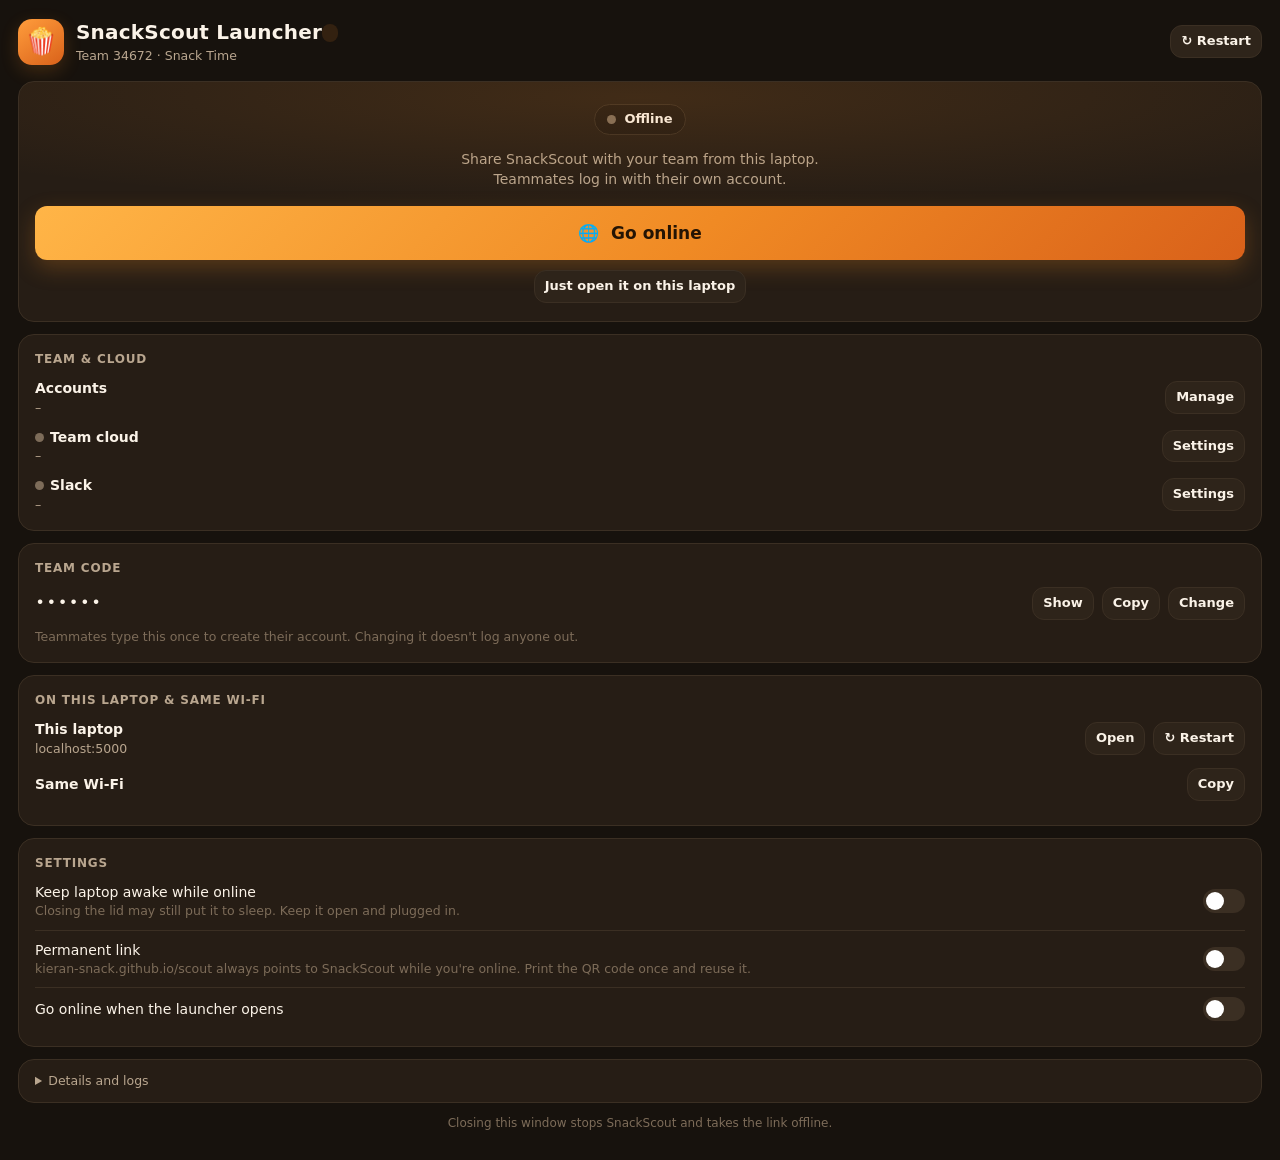
<file: launcher/index.html>
<!doctype html>
<html lang="en">
<head>
<meta charset="utf-8">
<meta name="viewport" content="width=device-width, initial-scale=1">
<title>SnackScout Launcher</title>
<style>
:root {
  --bg: #17120d; --bg2: #1f1812; --card: #261d15; --card2: #2e241a; --line: #3b2f23;
  --ink: #fbf3e8; --muted: #b9a68f; --faint: #7d6c59;
  --brand: #f08a24; --brand2: #ffb547; --good: #43c47a; --warn: #f5c04a; --bad: #ef5a4c;
  --r: 16px;
}
* { box-sizing: border-box; }
html, body { margin: 0; background: var(--bg); color: var(--ink);
  font: 14px/1.45 "Segoe UI Variable Text", "Segoe UI", system-ui, sans-serif; -webkit-font-smoothing: antialiased; }
body { padding: 18px 18px 28px; user-select: none; }
button { font: inherit; cursor: pointer; border: 0; border-radius: 12px; color: var(--ink); }
input { font: inherit; color: var(--ink); background: var(--bg2); border: 1px solid var(--line); border-radius: 10px; padding: 9px 11px; outline: none; }
input:focus { border-color: var(--brand); }
.top { display: flex; align-items: center; gap: 12px; margin-bottom: 16px; }
.logo { width: 46px; height: 46px; border-radius: 14px; display: grid; place-items: center; font-size: 26px;
  background: linear-gradient(145deg, #ff9d3c, #d9611a); box-shadow: 0 6px 18px #f08a2433; }
.top h1 { margin: 0; font-size: 20px; letter-spacing: .2px; }
.top .sub { color: var(--muted); font-size: 12.5px; }
.card { background: var(--card); border: 1px solid var(--line); border-radius: var(--r); padding: 16px; margin-bottom: 12px; }
.card h2 { font-size: 12px; font-weight: 700; color: var(--muted); text-transform: uppercase; letter-spacing: .8px; margin: 0 0 10px; }
.hero { text-align: center; padding: 22px 16px 18px; position: relative; overflow: hidden; }
.hero::before { content: ""; position: absolute; inset: -40% -20% auto; height: 220px;
  background: radial-gradient(closest-side, #f08a2422, transparent); pointer-events: none; }
.status { display: inline-flex; align-items: center; gap: 8px; padding: 5px 12px; border-radius: 999px;
  background: var(--bg2); border: 1px solid var(--line); font-weight: 600; font-size: 13px; }
.dot { width: 9px; height: 9px; border-radius: 50%; background: var(--faint); }
.dot.good { background: var(--good); box-shadow: 0 0 0 0 #43c47a88; animation: pulse 2s infinite; }
.dot.busy { background: var(--warn); animation: blink 1s infinite; }
.dot.bad { background: var(--bad); }
@keyframes pulse { 70% { box-shadow: 0 0 0 8px #43c47a00; } 100% { box-shadow: 0 0 0 0 #43c47a00; } }
@keyframes blink { 50% { opacity: .35; } }
.big { display: block; width: 100%; margin-top: 16px; padding: 15px; font-size: 17px; font-weight: 700;
  background: linear-gradient(135deg, var(--brand2), var(--brand) 55%, #d9611a); color: #241404;
  box-shadow: 0 8px 22px #f08a2440; transition: transform .1s, filter .15s; }
.big:hover { filter: brightness(1.06); } .big:active { transform: scale(.985); }
.big:disabled { filter: grayscale(.6) brightness(.8); cursor: default; }
.ghost { background: var(--card2); border: 1px solid var(--line); padding: 9px 13px; font-weight: 600; }
.ghost:hover { border-color: var(--brand); }
.ghost.sm { padding: 6px 10px; font-size: 13px; }
.row { display: flex; gap: 8px; align-items: center; }
.row.wrap { flex-wrap: wrap; }
.grow { flex: 1; min-width: 0; }
.muted { color: var(--muted); } .faint { color: var(--faint); } .small { font-size: 12.5px; }
.steps { text-align: left; margin: 16px auto 0; max-width: 300px; display: grid; gap: 8px; }
.step { display: flex; gap: 10px; align-items: center; color: var(--muted); }
.step .ic { width: 22px; height: 22px; border-radius: 50%; display: grid; place-items: center; font-size: 12px;
  background: var(--bg2); border: 1px solid var(--line); flex: none; }
.step.done { color: var(--ink); } .step.done .ic { background: var(--good); border-color: var(--good); color: #0b2415; }
.step.now .ic { border-color: var(--warn); }
.spin { width: 12px; height: 12px; border: 2px solid var(--warn); border-top-color: transparent; border-radius: 50%; animation: s 0.8s linear infinite; }
@keyframes s { to { transform: rotate(360deg); } }
.link { margin-top: 14px; background: var(--bg2); border: 1px solid var(--line); border-radius: 14px; padding: 12px; }
.link .url { font-size: 22px; font-weight: 800; letter-spacing: .2px; color: var(--brand2); word-break: break-all; user-select: text; cursor: text; }
.link .long { font-size: 11.5px; color: var(--faint); word-break: break-all; margin-top: 2px; user-select: text; }
.qr { margin: 14px auto 4px; width: 172px; height: 172px; background: #fff; border-radius: 14px; padding: 8px; }
.qr svg { width: 100%; height: 100%; display: block; }
.pw { font-family: "Cascadia Mono", Consolas, monospace; font-size: 17px; letter-spacing: 1px; user-select: text; }
.toggle { display: flex; align-items: center; gap: 12px; padding: 9px 0; border-top: 1px solid var(--line); }
.toggle:first-of-type { border-top: 0; padding-top: 0; }
.switch { width: 42px; height: 24px; border-radius: 999px; background: var(--line); position: relative; flex: none; transition: background .2s; }
.switch::after { content: ""; position: absolute; top: 3px; left: 3px; width: 18px; height: 18px; border-radius: 50%; background: #fff; transition: left .2s; }
.switch.on { background: var(--brand); } .switch.on::after { left: 21px; }
.err { background: #3a1915; border: 1px solid #6b2a22; color: #ffd2cc; border-radius: 12px; padding: 10px 12px; margin-bottom: 12px; font-size: 13px; }
.tip { background: #2a2416; border: 1px solid #4a3d1f; color: #f3e2b5; border-radius: 12px; padding: 9px 12px; font-size: 12.5px; margin-top: 12px; text-align: left; }
details summary { cursor: pointer; color: var(--muted); font-size: 12.5px; }
pre { background: #0f0b08; border: 1px solid var(--line); border-radius: 10px; padding: 10px; max-height: 220px; overflow: auto;
  font: 11px/1.4 "Cascadia Mono", Consolas, monospace; color: #cdbba5; white-space: pre-wrap; user-select: text; }
.toast { position: fixed; left: 50%; bottom: 22px; transform: translate(-50%, 30px); opacity: 0; transition: .25s;
  background: var(--ink); color: var(--bg); padding: 9px 16px; border-radius: 999px; font-weight: 600; pointer-events: none; }
.toast.show { transform: translate(-50%, 0); opacity: 1; }
.hide { display: none !important; }
.ver { font-size: 12px; font-weight: 700; color: var(--brand2); background: #f08a2422; padding: 2px 8px; border-radius: 999px; vertical-align: middle; }
.update { display: flex; gap: 10px; align-items: center; background: #1d2a1c; border: 1px solid #2f5a33; color: #d6f5d9; border-radius: 12px; padding: 10px 12px; margin-bottom: 12px; font-size: 13px; }
.busybar { height: 4px; border-radius: 999px; background: #f08a2422; overflow: hidden; position: relative; margin: 12px auto 0; max-width: 260px; }
.busybar i { position: absolute; top: 0; bottom: 0; width: 40%; border-radius: inherit; background: linear-gradient(90deg, var(--brand2), var(--brand)); animation: slide 1.2s ease-in-out infinite; }
@keyframes slide { from { left: -40%; } to { left: 100%; } }
button.busy { opacity: .55; cursor: progress; }
.foot { text-align: center; color: var(--faint); font-size: 12px; margin-top: 8px; }
</style>
</head>
<body>
<div class="top">
  <div class="logo">🍿</div>
  <div class="grow"><h1>SnackScout Launcher <span class="ver" id="ver"></span></h1><div class="sub">Team 34672 · Snack Time</div></div>
  <button class="ghost sm" id="btn-restart-top" title="Restart SnackScout (keeps the online link)">↻ Restart</button>
</div>

<div id="update" class="update hide"><div class="grow"><b>Update ready</b><div class="small" id="update-text"></div></div>
  <button class="ghost sm" id="btn-update">↻ Restart now</button></div>
<div id="err" class="err hide"></div>

<!-- ======================= main status ======================= -->
<div class="card hero">
  <span class="status"><span id="dot" class="dot"></span><span id="status-text">Offline</span></span>
  <div class="busybar hide" id="busybar"><i></i></div>

  <!-- offline -->
  <div id="v-off">
    <p class="muted" style="margin:14px 0 0">Share SnackScout with your team from this laptop.<br>Teammates log in with their own account.</p>
    <button class="big" id="btn-online">🌐&nbsp; Go online</button>
    <div class="row" style="margin-top:10px;justify-content:center">
      <button class="ghost sm" id="btn-local">Just open it on this laptop</button>
    </div>
  </div>

  <!-- connecting -->
  <div id="v-connecting" class="hide">
    <div class="steps">
      <div class="step" id="st-server"><span class="ic"></span>Starting SnackScout</div>
      <div class="step" id="st-tunnel"><span class="ic"></span>Connecting to Cloudflare</div>
      <div class="step" id="st-link"><span class="ic"></span>Making your link</div>
    </div>
    <button class="ghost sm" style="margin-top:14px" onclick="call('go_offline')">Cancel</button>
  </div>

  <!-- online -->
  <div id="v-online" class="hide">
    <div class="link">
      <div class="small muted" id="url-label">Your team link</div>
      <div class="url" id="url-main"></div>
      <div class="long" id="url-long"></div>
      <div class="small" id="perm-note" style="margin-top:6px"></div>
    </div>
    <div class="qr" id="qr" title="Scan with a phone camera"></div>
    <div class="small faint">Scan with a phone camera</div>
    <div class="row wrap" style="margin-top:12px;justify-content:center">
      <button class="ghost" id="btn-copy-link">📋 Copy link</button>
      <button class="ghost" id="btn-share">💬 Copy invite for team</button>
      <button class="ghost" id="btn-open">↗ Open</button>
    </div>
    <div class="tip">New links can take a minute to start working on this Wi-Fi. Phones on cellular usually work right away.</div>
    <button class="ghost sm" style="margin-top:12px" onclick="call('go_offline')">Go offline</button>
  </div>
</div>

<!-- ======================= password ======================= -->
<div class="card hide" id="setup-card" style="border-color:var(--brand)">
  <h2>First time?</h2>
  <div class="row"><div class="grow">Create the <b>admin account</b> for your team.</div>
    <button class="ghost sm" id="btn-setup">Set up</button></div>
</div>

<div class="card">
  <h2>Team &amp; cloud</h2>
  <div class="row"><div class="grow"><div style="font-weight:600">Accounts</div><div class="small muted" id="acct-line">–</div></div>
    <button class="ghost sm" id="btn-team">Manage</button></div>
  <div class="row" style="margin-top:10px"><div class="grow"><div style="font-weight:600"><span id="cloud-dot" class="dot" style="display:inline-block;margin-right:6px"></span>Team cloud</div>
    <div class="small muted" id="cloud-line">–</div></div>
    <button class="ghost sm" id="btn-cloud">Settings</button></div>
  <div class="row" style="margin-top:10px"><div class="grow"><div style="font-weight:600"><span id="slack-dot" class="dot" style="display:inline-block;margin-right:6px"></span>Slack</div>
    <div class="small muted" id="slack-line">–</div></div>
    <button class="ghost sm" id="btn-slack">Settings</button></div>
</div>

<div class="card">
  <h2>Team code</h2>
  <div id="pw-show" class="row">
    <div class="grow pw" id="pw">••••••</div>
    <button class="ghost sm" id="btn-eye">Show</button>
    <button class="ghost sm" id="btn-copy-pw">Copy</button>
    <button class="ghost sm" id="btn-change-pw">Change</button>
  </div>
  <div id="pw-edit" class="row hide">
    <input class="grow" id="pw-input" placeholder="New team code (6+ characters)" maxlength="64">
    <button class="ghost sm" id="btn-save-pw">Save</button>
    <button class="ghost sm" id="btn-cancel-pw">Cancel</button>
  </div>
  <div class="small faint" style="margin-top:8px">Teammates type this once to create their account. Changing it doesn't log anyone out.</div>
</div>

<!-- ======================= this laptop ======================= -->
<div class="card">
  <h2>On this laptop &amp; same Wi-Fi</h2>
  <div class="row">
    <div class="grow"><div style="font-weight:600">This laptop</div><div class="small muted">localhost:5000</div></div>
    <button class="ghost sm" id="btn-open-local">Open</button>
    <button class="ghost sm" id="btn-restart" title="Restart SnackScout. The online link stays up.">↻ Restart</button>
  </div>
  <div class="row" style="margin-top:10px" id="lan-row">
    <div class="grow"><div style="font-weight:600">Same Wi-Fi</div><div class="small muted" id="lan-url"></div></div>
    <button class="ghost sm" id="btn-copy-lan">Copy</button>
  </div>
  <div class="small faint" style="margin-top:8px" id="local-state"></div>
</div>

<!-- ======================= settings ======================= -->
<div class="card">
  <h2>Settings</h2>
  <div class="toggle" data-key="keep_awake"><div class="grow"><div>Keep laptop awake while online</div>
    <div class="small faint">Closing the lid may still put it to sleep. Keep it open and plugged in.</div></div><div class="switch"></div></div>
  <div class="toggle" data-key="permanent_link"><div class="grow"><div>Permanent link</div>
    <div class="small faint">kieran-snack.github.io/scout always points to SnackScout while you're online. Print the QR code once and reuse it.</div></div><div class="switch"></div></div>
  <div class="toggle" data-key="auto_online"><div class="grow"><div>Go online when the launcher opens</div></div><div class="switch"></div></div>
</div>

<details class="card" style="padding:12px 16px">
  <summary>Details and logs</summary>
  <div class="row wrap" style="margin:10px 0">
    <button class="ghost sm" onclick="call('open_folder','')">Open SnackScout folder</button>
    <button class="ghost sm" onclick="call('open_folder','clips')">Open clips folder</button>
    <button class="ghost sm" onclick="call('stop_all')">Stop everything</button>
  </div>
  <pre id="logs">Nothing yet.</pre>
</details>

<div class="foot">Closing this window stops SnackScout and takes the link offline.</div>
<div class="toast" id="toast"></div>

<script>
let S = null, showPw = false, editingPw = false;
const $ = id => document.getElementById(id);
const api = () => window.pywebview.api;
async function call(fn, ...a) { const r = await api()[fn](...a); refresh(); return r; }
function toast(t) { const el = $('toast'); el.textContent = t; el.classList.add('show'); clearTimeout(el._t); el._t = setTimeout(() => el.classList.remove('show'), 1800); }
const dur = s => s < 60 ? 'just now' : s < 3600 ? Math.floor(s / 60) + ' min' : Math.floor(s / 3600) + ' h ' + Math.floor(s % 3600 / 60) + ' min';

function setStep(id, state) {
  const el = $(id);
  if (el.dataset.state === state) return;  // only redraw on change, so the spinner keeps spinning smoothly
  el.dataset.state = state; el.className = 'step ' + state;
  el.querySelector('.ic').innerHTML = state === 'done' ? '✓' : state === 'now' ? '<span class="spin"></span>' : '';
}

function render() {
  if (!S) return;
  const online = S.tunnel === 'online' && S.url, connecting = S.tunnel === 'connecting' || (S.tunnel === 'online' && !S.url);
  $('v-off').classList.toggle('hide', online || connecting);
  $('v-connecting').classList.toggle('hide', !connecting);
  $('v-online').classList.toggle('hide', !online);
  const dot = $('dot');
  if (online && S.server === 'restarting') { dot.className = 'dot busy'; $('status-text').textContent = 'Online · restarting SnackScout…'; }
  else if (online) { dot.className = 'dot good'; $('status-text').textContent = 'Online · ' + dur(S.online_for || 0); }
  else if (connecting) { dot.className = 'dot busy'; $('status-text').textContent = 'Connecting…'; }
  else if (S.server === 'running') { dot.className = 'dot good'; $('status-text').textContent = 'Running on this laptop only'; }
  else if (S.server === 'starting' || S.server === 'restarting') { dot.className = 'dot busy'; $('status-text').textContent = S.server === 'restarting' ? 'Restarting…' : 'Starting…'; }
  else { dot.className = 'dot' + (S.tunnel === 'error' || S.server === 'error' ? ' bad' : ''); $('status-text').textContent = 'Offline'; }

  if (connecting) {
    setStep('st-server', S.server === 'running' ? 'done' : 'now');
    setStep('st-tunnel', S.url ? 'done' : S.server === 'running' ? 'now' : '');
    setStep('st-link', S.url && S.tunnel === 'online' ? 'done' : S.url ? 'now' : '');
  }
  if (online) {
    const main = S.short_url || S.url;
    $('url-main').textContent = main.replace('https://', '');
    $('url-long').textContent = S.short_url ? 'Direct link: ' + S.url : '';
    $('url-label').textContent = S.short_url ? 'Your permanent team link' : 'Your team link (changes each time)';
    const pn = $('perm-note');
    pn.style.color = S.permanent_state === 'error' ? 'var(--bad)' : 'var(--muted)';
    pn.textContent = !S.settings.permanent_link ? ''
      : S.permanent_state === 'updating' ? '⏳ Pointing kieran-snack.github.io/scout here…'
      : S.permanent_state === 'error' ? '⚠ ' + (S.permanent_error || 'Permanent link failed. Share the link above instead.')
      : S.permanent_state === 'live' ? '✓ Same link every time. Bookmark it.' : '';
    if (S.qr && $('qr').dataset.for !== main) { $('qr').innerHTML = S.qr.replace(/<\?xml[^>]*>/, ''); $('qr').dataset.for = main; }
  }
  $('ver').textContent = 'v' + S.version;
  const busy = S.server === 'restarting' || S.server === 'starting';
  $('update').classList.toggle('hide', !S.update_ready);
  $('update-text').textContent = S.update_ready ? `Version ${S.version} is installed, but ${S.running_version} is still running. Restarting takes about 10 seconds; the online link stays up.` : '';
  // buttons keep their size and label (swapping in a spinner made them jump); one progress bar shows the work
  for (const id of ['btn-restart', 'btn-restart-top', 'btn-update']) { $(id).disabled = busy; $(id).classList.toggle('busy', busy); }
  $('busybar').classList.toggle('hide', !busy);
  $('btn-restart').classList.toggle('hide', S.server === 'stopped');
  $('btn-restart-top').classList.toggle('hide', S.server === 'stopped');
  $('btn-online').disabled = !S.cloudflared;
  $('btn-online').innerHTML = S.cloudflared ? '🌐&nbsp; Go online' : 'Cloudflare tunnel not installed';
  $('btn-local').textContent = S.server === 'running' ? 'Open SnackScout on this laptop' : 'Just open it on this laptop';

  if (!editingPw) $('pw').textContent = S.has_password ? (showPw ? S.password : '•'.repeat(Math.max(6, S.password.length))) : 'Not set yet';
  $('btn-eye').textContent = showPw ? 'Hide' : 'Show';
  $('btn-eye').classList.toggle('hide', !S.has_password);
  $('btn-copy-pw').classList.toggle('hide', !S.has_password);
  $('btn-change-pw').textContent = S.has_password ? 'Change' : 'Set team code';
  const pub = S.public || {}, cl = pub.cloud || {};
  $('setup-card').classList.toggle('hide', !pub.setup_needed);
  $('acct-line').textContent = S.server !== 'running' ? 'Start SnackScout to see accounts' : pub.users ? `${pub.users} teammate${pub.users === 1 ? '' : 's'} signed up` : 'No accounts yet';
  $('cloud-dot').className = 'dot' + (!cl.configured ? '' : cl.ok === false ? ' bad' : cl.ok ? ' good' : ' busy');
  $('cloud-line').textContent = S.server !== 'running' ? '–' : !cl.configured ? 'Not set up: scouting stays on this laptop' :
    cl.ok === false ? "Can't reach the cloud right now (changes upload later)" : cl.pending ? `${cl.pending} changes waiting to upload` :
    cl.ago != null ? `Synced ${cl.ago < 60 ? cl.ago + ' s' : Math.round(cl.ago / 60) + ' min'} ago` : 'Connecting…';
  const sl = pub.slack || {};
  $('slack-dot').className = 'dot' + (sl.connected ? ' good' : sl.configured ? ' bad' : '');
  $('slack-line').textContent = S.server !== 'running' ? '–' : sl.connected ? '/scout works · posting reminders, results and notes' :
    sl.configured ? "Can't connect: check Settings → Slack" : 'Not set up';

  $('lan-url').textContent = S.lan_url ? S.lan_url.replace('http://', '') : 'Not connected to a network';
  $('lan-row').classList.toggle('hide', !S.lan_url);
  $('local-state').textContent = S.server === 'restarting' ? 'Restarting SnackScout…' : S.server === 'running' ? (S.external ? `SnackScout ${S.running_version || ''} is running (started outside the launcher). Restart takes it over.` : `SnackScout ${S.running_version || ''} is running.`)
    : S.server === 'starting' ? 'Starting… the first start can take 10–20 seconds.' : 'SnackScout is stopped. Opening it starts it.';

  document.querySelectorAll('.toggle').forEach(t => t.querySelector('.switch').classList.toggle('on', !!S.settings[t.dataset.key]));
  $('err').classList.toggle('hide', !S.error); $('err').textContent = S.error || '';
  const logs = $('logs'), atBottom = logs.scrollTop + logs.clientHeight >= logs.scrollHeight - 8;
  logs.textContent = S.logs.length ? S.logs.join('\n') : 'Nothing yet.';
  if (atBottom) logs.scrollTop = logs.scrollHeight;
}

async function refresh() { try { S = await api().state(); render(); } catch (e) {} }

function wire() {
  $('btn-online').onclick = () => { if (!S.has_password) { startPwEdit(); toast('Set a team code first'); return; } call('go_online'); };
  $('btn-local').onclick = async () => { await call('start_local'); waitAndOpen(); };
  $('btn-open-local').onclick = async () => { await call('start_local'); waitAndOpen(); };
  $('btn-copy-link').onclick = () => { call('copy', S.short_url || S.url); toast('Link copied'); };
  $('btn-share').onclick = () => { call('copy', S.share_text); toast('Invite copied: paste it in your team chat'); };
  $('btn-open').onclick = () => call('open', S.short_url || S.url);
  $('btn-copy-lan').onclick = () => { call('copy', S.lan_url); toast('Wi-Fi link copied'); };
  const restart = () => { call('restart'); toast('Restarting SnackScout… the online link stays up'); };
  $('btn-restart').onclick = restart; $('btn-restart-top').onclick = restart; $('btn-update').onclick = restart;
  $('btn-eye').onclick = () => { showPw = !showPw; render(); };
  $('btn-copy-pw').onclick = () => { call('copy', S.password); toast('Team code copied'); };
  const openPage = async path => { await call('start_local'); for (let i = 0; i < 90 && S.server !== 'running'; i++) { await new Promise(r => setTimeout(r, 1000)); await refresh(); } call('open', S.local_url + path); };
  $('btn-setup').onclick = () => openPage('/setup');
  $('btn-team').onclick = () => openPage('/settings?tab=team');
  $('btn-cloud').onclick = () => openPage('/settings?tab=cloud');
  $('btn-slack').onclick = () => openPage('/settings?tab=slack');
  $('btn-change-pw').onclick = startPwEdit;
  $('btn-cancel-pw').onclick = () => { editingPw = false; $('pw-edit').classList.add('hide'); $('pw-show').classList.remove('hide'); };
  $('btn-save-pw').onclick = savePw;
  $('pw-input').onkeydown = e => { if (e.key === 'Enter') savePw(); if (e.key === 'Escape') $('btn-cancel-pw').click(); };
  document.querySelectorAll('.toggle').forEach(t => t.onclick = async () => {
    S.settings = await api().set_setting(t.dataset.key, !S.settings[t.dataset.key]); render(); });
}
function startPwEdit() { editingPw = true; $('pw-show').classList.add('hide'); $('pw-edit').classList.remove('hide'); $('pw-input').value = ''; $('pw-input').focus(); }
async function savePw() {
  const r = await api().set_password($('pw-input').value);
  if (!r.ok) { toast(r.error); return; }
  editingPw = false; $('pw-edit').classList.add('hide'); $('pw-show').classList.remove('hide'); toast('Team code saved'); refresh();
}
async function waitAndOpen() {
  for (let i = 0; i < 90; i++) { await refresh(); if (S.server === 'running') { call('open', S.local_url); return; } if (S.server === 'error') return; await new Promise(r => setTimeout(r, 1000)); }
}

window.addEventListener('pywebviewready', () => { wire(); refresh(); setInterval(refresh, 1000); });
</script>
</body>
</html>
</file>
